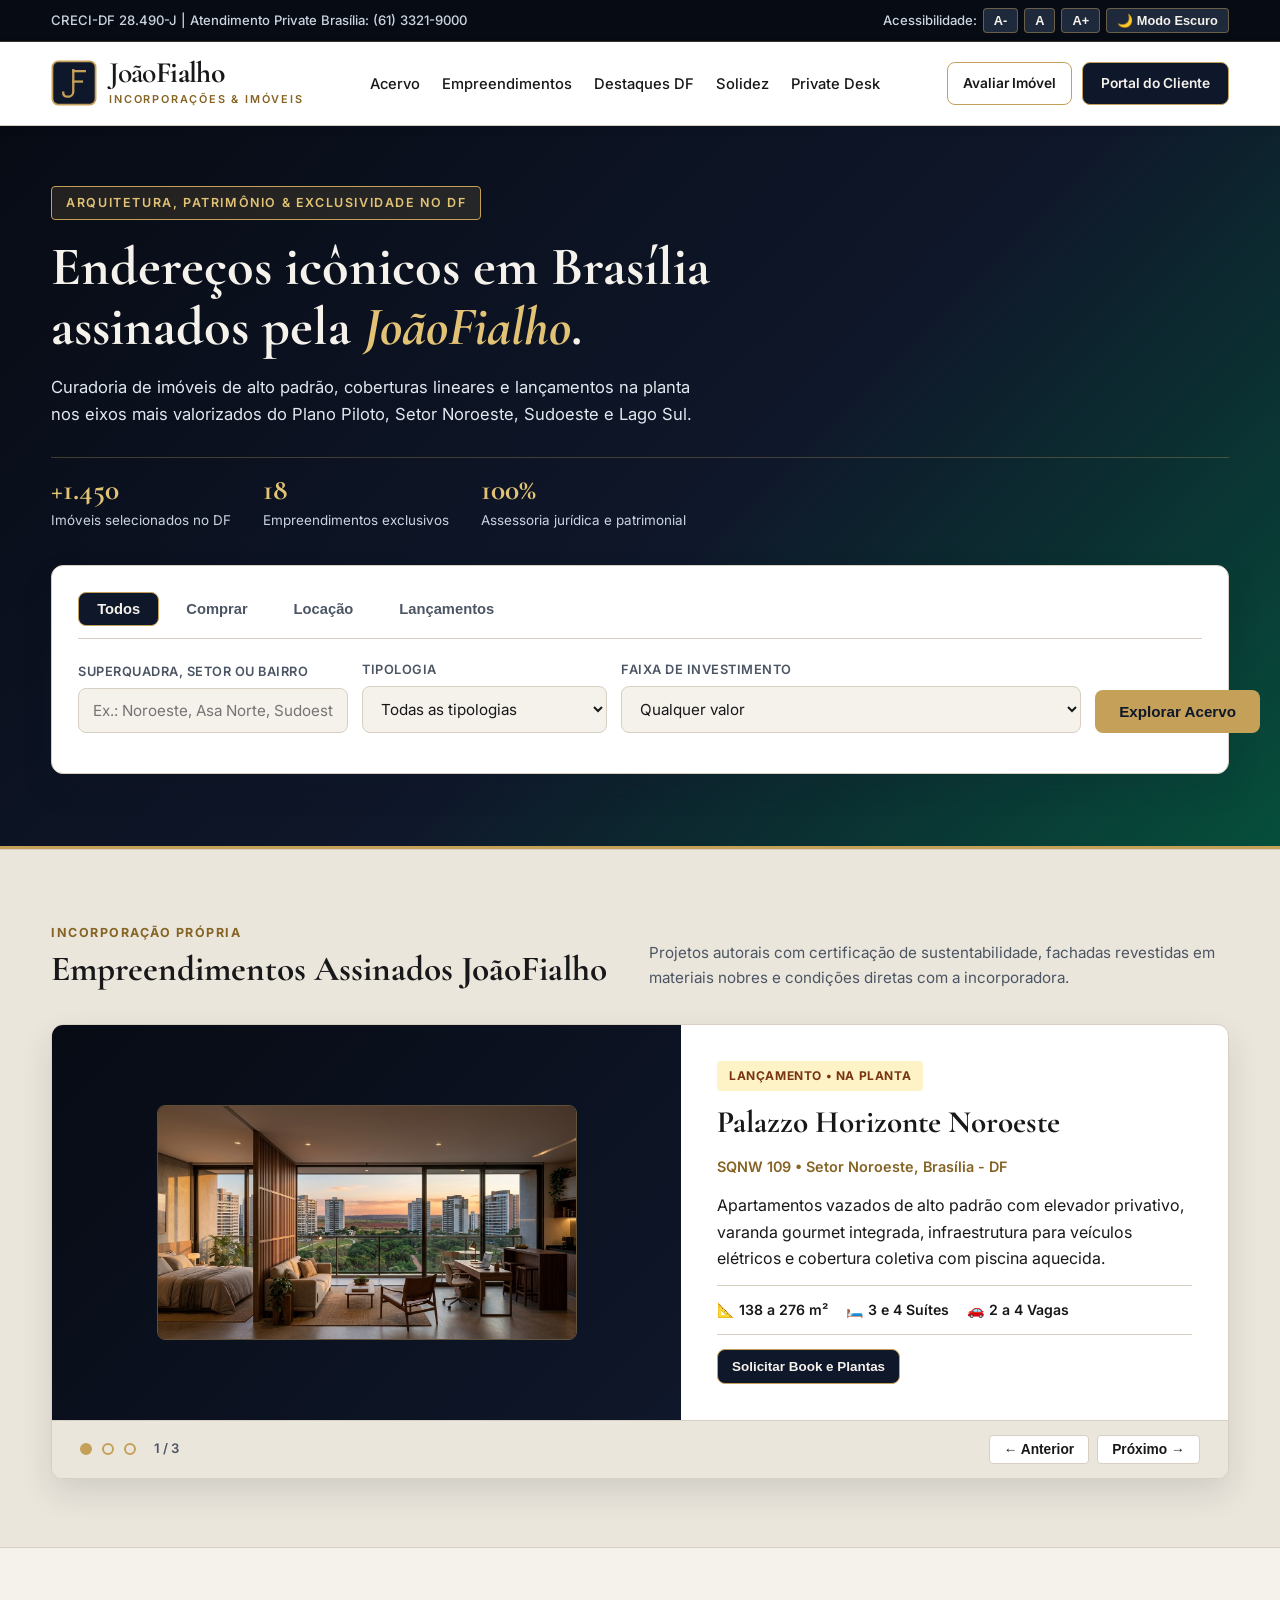
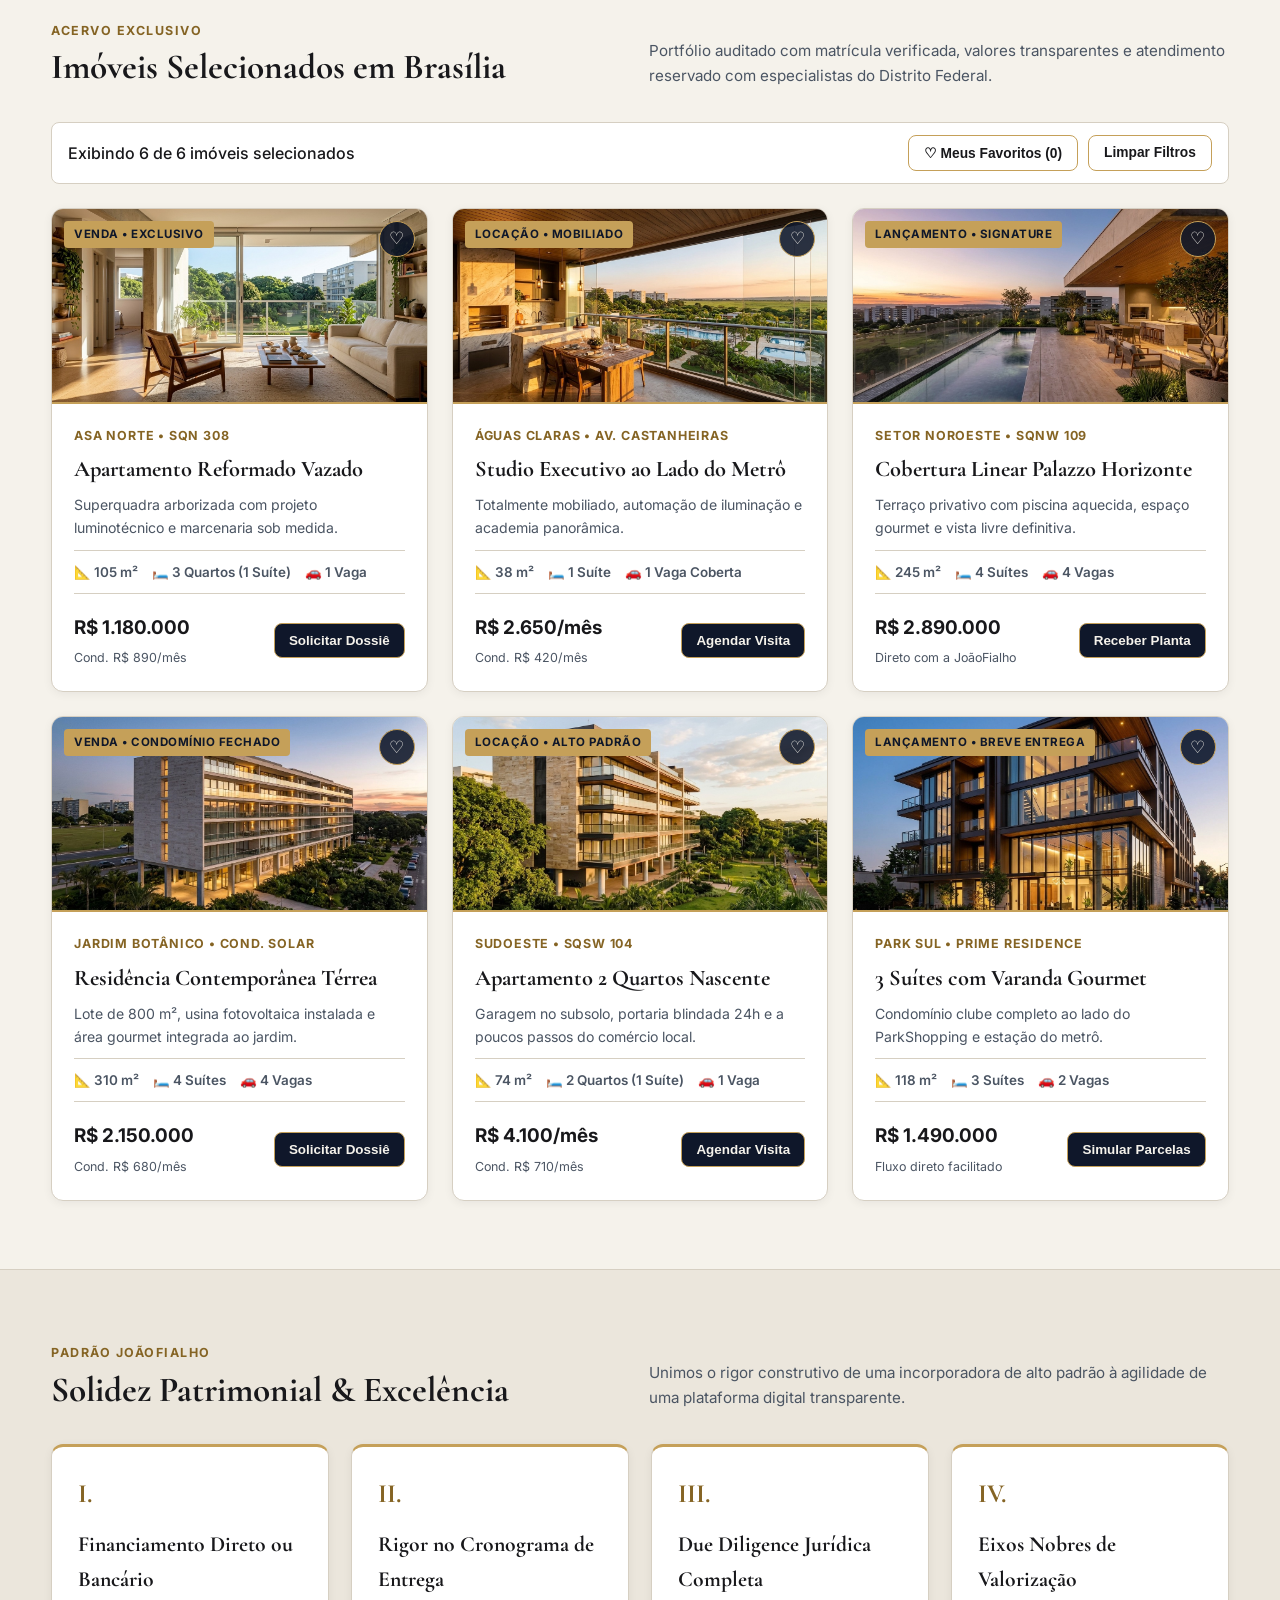
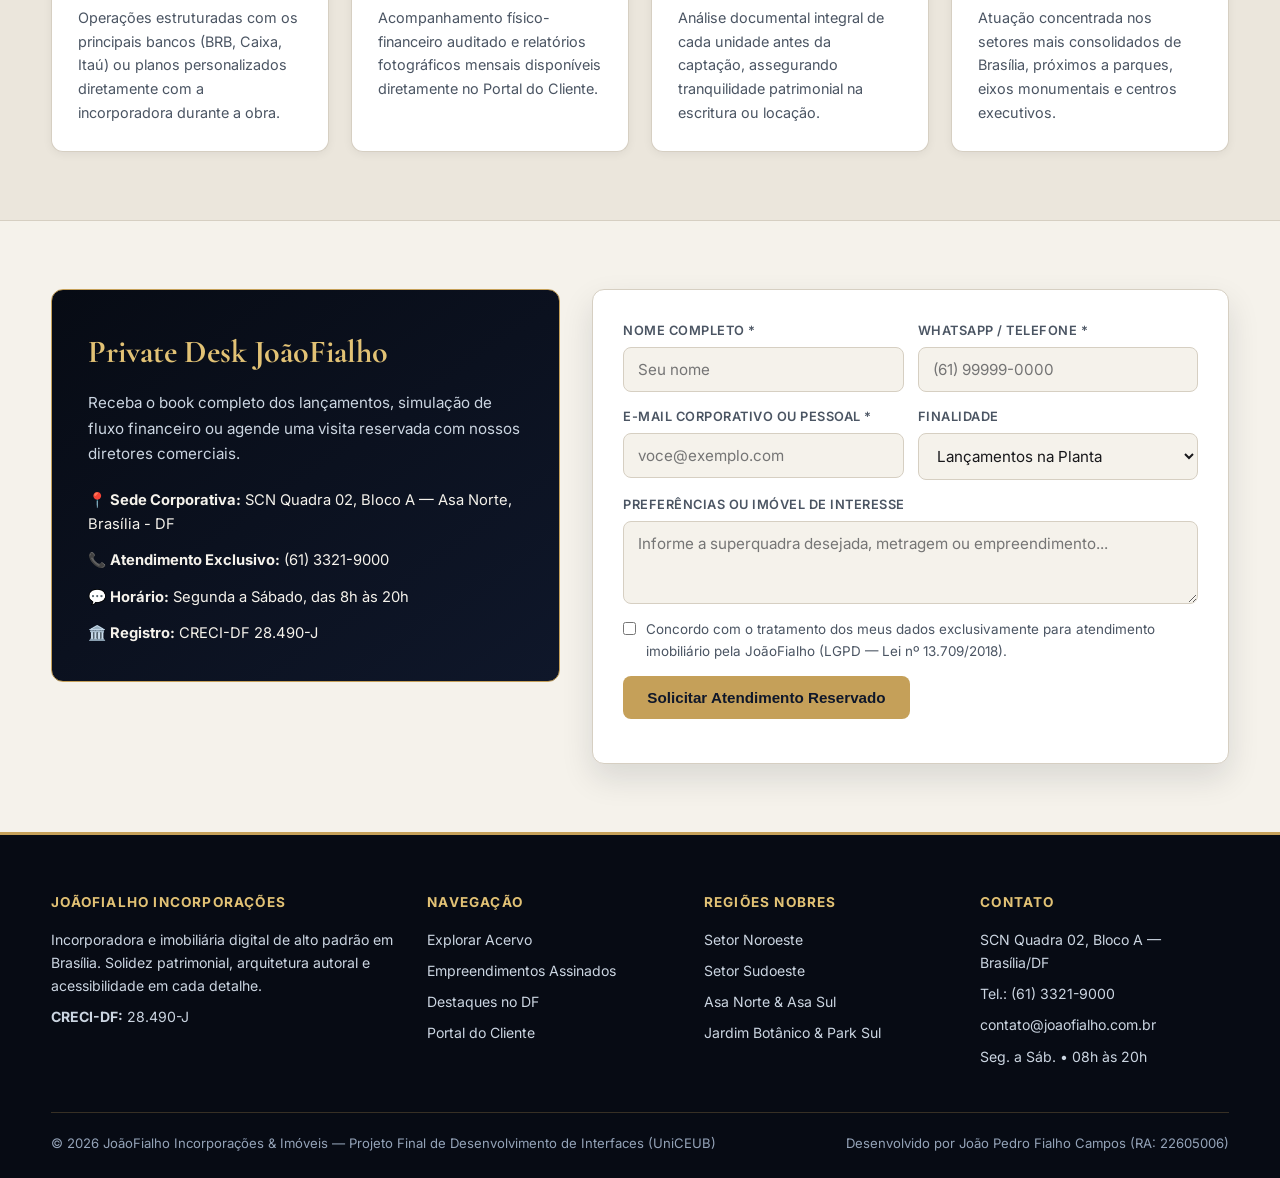
<file: index.html>
<!DOCTYPE html>
<html lang="pt-BR" data-theme="light">
<head>
  <meta charset="UTF-8">
  <meta name="viewport" content="width=device-width, initial-scale=1.0">
  <title>JoãoFialho | Incorporações & Imóveis de Alto Padrão em Brasília</title>
  <link rel="preconnect" href="https://fonts.googleapis.com">
  <link rel="preconnect" href="https://fonts.gstatic.com" crossorigin>
  <link href="https://fonts.googleapis.com/css2?family=Cormorant+Garamond:ital,wght@0,600;0,700;1,600&family=Inter:wght@400;500;600;700&display=swap" rel="stylesheet">
  <link rel="stylesheet" href="./css/variables.css">
  <link rel="stylesheet" href="./css/style.css">
</head>
<body>

  <a href="#conteudo-principal" class="skip-link">Pular para o conteúdo principal</a>

  <!-- Barra de Acessibilidade (WCAG 2.1) -->
  <div class="a11y-bar" role="region" aria-label="Ferramentas de Acessibilidade">
    <div class="container a11y-bar__content">
      <span class="a11y-bar__label">CRECI-DF 28.490-J | Atendimento Private Brasília: (61) 3321-9000</span>
      <div class="a11y-bar__controls">
        <span class="a11y-bar__label">Acessibilidade:</span>
        <button type="button" id="btn-font-decrease" class="btn-a11y" aria-label="Diminuir tamanho da fonte">A-</button>
        <button type="button" id="btn-font-reset" class="btn-a11y" aria-label="Restaurar tamanho padrão da fonte">A</button>
        <button type="button" id="btn-font-increase" class="btn-a11y" aria-label="Aumentar tamanho da fonte">A+</button>
        <button type="button" id="btn-theme-toggle" class="btn-a11y" aria-pressed="false">🌙 Modo Escuro</button>
      </div>
    </div>
  </div>

  <!-- Cabeçalho Institucional com Monograma JF -->
  <header class="site-header">
    <div class="container site-header__content">
      <a href="index.html" class="brand" aria-label="JoãoFialho Incorporações e Imóveis - Página Inicial">
        <svg class="brand__monogram" viewBox="0 0 64 64" fill="none" aria-hidden="true">
          <rect x="2" y="2" width="60" height="60" rx="8" fill="#0F172A" stroke="#C5A059" stroke-width="2.5"/>
          <path d="M31 14V44C31 48.5 27.5 51 23 51C19.5 51 17 48.8 17 45.5" stroke="#C5A059" stroke-width="3.2" stroke-linecap="square"/>
          <path d="M31 15.5H47" stroke="#C5A059" stroke-width="3.2" stroke-linecap="square"/>
          <path d="M31 30H43" stroke="#C5A059" stroke-width="3.2" stroke-linecap="square"/>
        </svg>
        <div>
          <div class="brand__wordmark"><span>João</span><strong>Fialho</strong></div>
          <span class="brand__sub">Incorporações & Imóveis</span>
        </div>
      </a>

      <nav class="main-nav" aria-label="Navegação Principal">
        <ul class="main-nav__list">
          <li><a href="#busca" class="main-nav__link">Acervo</a></li>
          <li><a href="#lancamentos" class="main-nav__link">Empreendimentos</a></li>
          <li><a href="#vitrine" class="main-nav__link">Destaques DF</a></li>
          <li><a href="#diferenciais" class="main-nav__link">Solidez</a></li>
          <li><a href="#contato" class="main-nav__link">Private Desk</a></li>
        </ul>
      </nav>

      <div class="header-actions">
        <a href="#contato" class="btn-outline">Avaliar Imóvel</a>
        <a href="login.html" class="btn-login">Portal do Cliente</a>
      </div>
    </div>
  </header>

  <main id="conteudo-principal">
    <!-- Hero Banner + Abas de Pesquisa WAI-ARIA -->
    <section id="busca" class="hero" aria-labelledby="hero-titulo">
      <div class="container">
        <span class="hero__eyebrow">Arquitetura, Patrimônio & Exclusividade no DF</span>
        <h1 id="hero-titulo" class="hero__title">
          Endereços icônicos em Brasília assinados pela <span class="highlight-text">JoãoFialho</span>.
        </h1>
        <p class="hero__subtitle">
          Curadoria de imóveis de alto padrão, coberturas lineares e lançamentos na planta nos eixos mais valorizados do Plano Piloto, Setor Noroeste, Sudoeste e Lago Sul.
        </p>

        <div class="hero__stats" aria-label="Indicadores da JoãoFialho">
          <div class="hero__stat">
            <strong>+1.450</strong>
            <span>Imóveis selecionados no DF</span>
          </div>
          <div class="hero__stat">
            <strong>18</strong>
            <span>Empreendimentos exclusivos</span>
          </div>
          <div class="hero__stat">
            <strong>100%</strong>
            <span>Assessoria jurídica e patrimonial</span>
          </div>
        </div>

        <div class="search-widget">
          <div class="search-tabs" role="tablist" aria-label="Modalidade do Imóvel">
            <button type="button" role="tab" id="tab-todos" aria-selected="true" aria-controls="panel-busca" data-mode="todos" class="search-tab is-active">
              Todos
            </button>
            <button type="button" role="tab" id="tab-comprar" aria-selected="false" aria-controls="panel-busca" data-mode="comprar" class="search-tab">
              Comprar
            </button>
            <button type="button" role="tab" id="tab-alugar" aria-selected="false" aria-controls="panel-busca" data-mode="alugar" class="search-tab">
              Locação
            </button>
            <button type="button" role="tab" id="tab-lancamentos" aria-selected="false" aria-controls="panel-busca" data-mode="lancamentos" class="search-tab">
              Lançamentos
            </button>
          </div>

          <form id="panel-busca" class="search-form" role="tabpanel" aria-labelledby="tab-todos">
            <div class="form-group">
              <label for="input-localizacao">Superquadra, Setor ou Bairro</label>
              <input type="text" id="input-localizacao" placeholder="Ex.: Noroeste, Asa Norte, Sudoeste, Jardim Botânico...">
            </div>

            <div class="form-group">
              <label for="select-tipo">Tipologia</label>
              <select id="select-tipo">
                <option value="todos">Todas as tipologias</option>
                <option value="apartamento">Apartamento Vazado</option>
                <option value="cobertura">Cobertura / Duplex</option>
                <option value="studio">Studio Executivo</option>
                <option value="casa">Residência em Condomínio</option>
              </select>
            </div>

            <div class="form-group">
              <label for="select-faixa" id="label-faixa">Faixa de Investimento</label>
              <select id="select-faixa">
                <option value="todas">Qualquer valor</option>
                <option value="faixa-1">Até R$ 1.500.000 (Venda) / até R$ 3.000 (Locação)</option>
                <option value="faixa-2">R$ 1.500.000 a R$ 2.500.000 / R$ 3.000 a R$ 5.000 mês</option>
                <option value="faixa-3">Acima de R$ 2.500.000 / acima de R$ 5.000 mês</option>
              </select>
            </div>

            <button type="submit" class="btn-cta">Explorar Acervo</button>
          </form>

          <p id="search-feedback" class="search-feedback" aria-live="polite"></p>
        </div>
      </div>
    </section>

    <!-- Carrossel de Lançamentos e Empreendimentos -->
    <section id="lancamentos" class="section section--alt" aria-labelledby="titulo-lancamentos">
      <div class="container">
        <div class="section-header">
          <div>
            <span class="section-header__tag">Incorporação Própria</span>
            <h2 id="titulo-lancamentos" class="section-header__title">Empreendimentos Assinados JoãoFialho</h2>
          </div>
          <p class="section-header__desc">Projetos autorais com certificação de sustentabilidade, fachadas revestidas em materiais nobres e condições diretas com a incorporadora.</p>
        </div>

        <div class="carousel" id="empreendimentos-carousel" aria-roledescription="carrossel" aria-label="Empreendimentos em Destaque">
          <!-- Slide 1 -->
          <article class="carousel__slide is-active" data-slide="0">
            <div class="carousel__visual carousel__visual--1">
              <img src="./img/slide-1.jpg" alt="Perspectiva arquitetônica noturna das torres do Palazzo Horizonte Noroeste com iluminação dourada">
            </div>
            <div class="carousel__body">
              <span class="stage-badge stage-badge--planta">Lançamento • Na Planta</span>
              <h3 class="carousel__title">Palazzo Horizonte Noroeste</h3>
              <p class="carousel__location">SQNW 109 • Setor Noroeste, Brasília - DF</p>
              <p>Apartamentos vazados de alto padrão com elevador privativo, varanda gourmet integrada, infraestrutura para veículos elétricos e cobertura coletiva com piscina aquecida.</p>
              <div class="carousel__specs">
                <span>📐 138 a 276 m²</span>
                <span>🛏️ 3 e 4 Suítes</span>
                <span>🚗 2 a 4 Vagas</span>
              </div>
              <div>
                <button type="button" class="btn-cta btn-card" data-imovel="Palazzo Horizonte Noroeste (Na Planta)">Solicitar Book e Plantas</button>
              </div>
            </div>
          </article>

          <!-- Slide 2 -->
          <article class="carousel__slide" data-slide="1">
            <div class="carousel__visual carousel__visual--2">
              <img src="./img/slide-2.jpg" alt="Fachada contemporânea em travertino e vidro do residencial Jardins do Parque Sudoeste">
            </div>
            <div class="carousel__body">
              <span class="stage-badge stage-badge--obras">Em Obras • 68% Concluído</span>
              <h3 class="carousel__title">Jardins do Parque Sudoeste</h3>
              <p class="carousel__location">QMSW 05 • Setor Sudoeste, Brasília - DF</p>
              <p>Localização privilegiada ao lado do Parque da Cidade, com fachada aerada em porcelanato travertino, automação residencial e lazer completo no pilotis.</p>
              <div class="carousel__specs">
                <span>📐 84 a 112 m²</span>
                <span>🛏️ 2 e 3 Suítes</span>
                <span>🚗 2 Vagas Soltas</span>
              </div>
              <div>
                <button type="button" class="btn-cta btn-card" data-imovel="Jardins do Parque Sudoeste (Em Obras)">Agendar Visita ao Decorado</button>
              </div>
            </div>
          </article>

          <!-- Slide 3 -->
          <article class="carousel__slide" data-slide="2">
            <div class="carousel__visual carousel__visual--3">
              <img src="./img/slide-3.jpg" alt="Edifício Atelier Residence Asa Norte com lofts de pé-direito duplo pronto para morar">
            </div>
            <div class="carousel__body">
              <span class="stage-badge stage-badge--pronto">Pronto para Morar</span>
              <h3 class="carousel__title">Atelier Residence Asa Norte</h3>
              <p class="carousel__location">CLN 210 • Asa Norte, Brasília - DF</p>
              <p>Studios executivos e lofts duplex com pé-direito duplo, conciergerie, sala de reuniões privativa e alta liquidez para patrimônio e locação.</p>
              <div class="carousel__specs">
                <span>📐 36 a 68 m²</span>
                <span>🛏️ Studio / Loft</span>
                <span>🚗 1 Vaga + Valet</span>
              </div>
              <div>
                <button type="button" class="btn-cta btn-card" data-imovel="Atelier Residence Asa Norte (Pronto)">Simular Proposta</button>
              </div>
            </div>
          </article>

          <div class="carousel__controls">
            <div class="carousel__dots" role="tablist" aria-label="Selecionar empreendimento">
              <button type="button" class="carousel__dot is-active" data-goto="0" aria-label="Empreendimento 1: Palazzo Horizonte"></button>
              <button type="button" class="carousel__dot" data-goto="1" aria-label="Empreendimento 2: Jardins do Parque"></button>
              <button type="button" class="carousel__dot" data-goto="2" aria-label="Empreendimento 3: Atelier Residence"></button>
              <span id="carousel-counter" class="carousel__counter" aria-live="polite">1 / 3</span>
            </div>
            <div class="carousel__arrows">
              <button type="button" id="carousel-prev" class="btn-carousel" aria-label="Empreendimento anterior">← Anterior</button>
              <button type="button" id="carousel-next" class="btn-carousel" aria-label="Próximo empreendimento">Próximo →</button>
            </div>
          </div>
        </div>
      </div>
    </section>

    <!-- Vitrine de Cartões de Imóveis -->
    <section id="vitrine" class="section" aria-labelledby="titulo-vitrine">
      <div class="container">
        <div class="section-header">
          <div>
            <span class="section-header__tag">Acervo Exclusivo</span>
            <h2 id="titulo-vitrine" class="section-header__title">Imóveis Selecionados em Brasília</h2>
          </div>
          <p class="section-header__desc">Portfólio auditado com matrícula verificada, valores transparentes e atendimento reservado com especialistas do Distrito Federal.</p>
        </div>

        <div class="vitrine-toolbar">
          <span id="vitrine-count" class="a11y-bar__label" style="color: var(--text-main);">Exibindo 6 de 6 imóveis selecionados</span>
          <div class="vitrine-toolbar__actions">
            <button type="button" id="btn-filter-favs" class="btn-outline" aria-pressed="false">♡ Meus Favoritos (<span id="fav-count">0</span>)</button>
            <button type="button" id="btn-reset-filters" class="btn-outline">Limpar Filtros</button>
          </div>
        </div>

        <div id="properties-grid" class="properties-grid">
          <!-- Card 1 -->
          <article class="property-card" data-id="imovel-1" data-mode="comprar" data-type="apartamento" data-tier="faixa-1" data-location="asa norte sqn 308">
            <div class="property-card__media">
              <span class="property-card__tag">Venda • Exclusivo</span>
              <button type="button" class="btn-fav" aria-label="Favoritar Apartamento SQN 308" aria-pressed="false">♡</button>
              <img src="./img/card-1.jpg" alt="Fachada modernista de bloco residencial na SQN 308 Asa Norte">
            </div>
            <div class="property-card__body">
              <span class="property-card__neighborhood">Asa Norte • SQN 308</span>
              <h3 class="property-card__title">Apartamento Reformado Vazado</h3>
              <p class="property-card__address">Superquadra arborizada com projeto luminotécnico e marcenaria sob medida.</p>
              <div class="property-card__features">
                <span>📐 105 m²</span>
                <span>🛏️ 3 Quartos (1 Suíte)</span>
                <span>🚗 1 Vaga</span>
              </div>
              <div class="property-card__footer">
                <div class="property-card__price">
                  <strong>R$ 1.180.000</strong>
                  <span>Cond. R$ 890/mês</span>
                </div>
                <button type="button" class="btn-card" data-imovel="Apartamento SQN 308 (R$ 1.180.000)">Solicitar Dossiê</button>
              </div>
            </div>
          </article>

          <!-- Card 2 -->
          <article class="property-card" data-id="imovel-2" data-mode="alugar" data-type="studio" data-tier="faixa-1" data-location="aguas claras castanheiras">
            <div class="property-card__media">
              <span class="property-card__tag">Locação • Mobiliado</span>
              <button type="button" class="btn-fav" aria-label="Favoritar Studio Águas Claras" aria-pressed="false">♡</button>
              <img src="./img/card-2.jpg" alt="Torre executiva contemporânea em Águas Claras próxima ao metrô">
            </div>
            <div class="property-card__body">
              <span class="property-card__neighborhood">Águas Claras • Av. Castanheiras</span>
              <h3 class="property-card__title">Studio Executivo ao Lado do Metrô</h3>
              <p class="property-card__address">Totalmente mobiliado, automação de iluminação e academia panorâmica.</p>
              <div class="property-card__features">
                <span>📐 38 m²</span>
                <span>🛏️ 1 Suíte</span>
                <span>🚗 1 Vaga Coberta</span>
              </div>
              <div class="property-card__footer">
                <div class="property-card__price">
                  <strong>R$ 2.650/mês</strong>
                  <span>Cond. R$ 420/mês</span>
                </div>
                <button type="button" class="btn-card" data-imovel="Studio Águas Claras (R$ 2.650/mês)">Agendar Visita</button>
              </div>
            </div>
          </article>

          <!-- Card 3 -->
          <article class="property-card" data-id="imovel-3" data-mode="lancamentos" data-type="cobertura" data-tier="faixa-3" data-location="noroeste sqnw 109">
            <div class="property-card__media">
              <span class="property-card__tag">Lançamento • Signature</span>
              <button type="button" class="btn-fav" aria-label="Favoritar Cobertura Palazzo Noroeste" aria-pressed="false">♡</button>
              <img src="./img/card-3.jpg" alt="Cobertura linear de alto padrão no Setor Noroeste com terraço panorâmico">
            </div>
            <div class="property-card__body">
              <span class="property-card__neighborhood">Setor Noroeste • SQNW 109</span>
              <h3 class="property-card__title">Cobertura Linear Palazzo Horizonte</h3>
              <p class="property-card__address">Terraço privativo com piscina aquecida, espaço gourmet e vista livre definitiva.</p>
              <div class="property-card__features">
                <span>📐 245 m²</span>
                <span>🛏️ 4 Suítes</span>
                <span>🚗 4 Vagas</span>
              </div>
              <div class="property-card__footer">
                <div class="property-card__price">
                  <strong>R$ 2.890.000</strong>
                  <span>Direto com a JoãoFialho</span>
                </div>
                <button type="button" class="btn-card" data-imovel="Cobertura Palazzo Noroeste (R$ 2.890.000)">Receber Planta</button>
              </div>
            </div>
          </article>

          <!-- Card 4 -->
          <article class="property-card" data-id="imovel-4" data-mode="comprar" data-type="casa" data-tier="faixa-2" data-location="jardim botanico solar">
            <div class="property-card__media">
              <span class="property-card__tag">Venda • Condomínio Fechado</span>
              <button type="button" class="btn-fav" aria-label="Favoritar Residência Jardim Botânico" aria-pressed="false">♡</button>
              <img src="./img/card-4.jpg" alt="Residência contemporânea térrea em condomínio fechado no Jardim Botânico">
            </div>
            <div class="property-card__body">
              <span class="property-card__neighborhood">Jardim Botânico • Cond. Solar</span>
              <h3 class="property-card__title">Residência Contemporânea Térrea</h3>
              <p class="property-card__address">Lote de 800 m², usina fotovoltaica instalada e área gourmet integrada ao jardim.</p>
              <div class="property-card__features">
                <span>📐 310 m²</span>
                <span>🛏️ 4 Suítes</span>
                <span>🚗 4 Vagas</span>
              </div>
              <div class="property-card__footer">
                <div class="property-card__price">
                  <strong>R$ 2.150.000</strong>
                  <span>Cond. R$ 680/mês</span>
                </div>
                <button type="button" class="btn-card" data-imovel="Residência Jardim Botânico (R$ 2.150.000)">Solicitar Dossiê</button>
              </div>
            </div>
          </article>

          <!-- Card 5 -->
          <article class="property-card" data-id="imovel-5" data-mode="alugar" data-type="apartamento" data-tier="faixa-2" data-location="sudoeste sqsw 104">
            <div class="property-card__media">
              <span class="property-card__tag">Locação • Alto Padrão</span>
              <button type="button" class="btn-fav" aria-label="Favoritar Apartamento Sudoeste" aria-pressed="false">♡</button>
              <img src="./img/card-5.jpg" alt="Edifício residencial nascente na SQSW 104 Setor Sudoeste">
            </div>
            <div class="property-card__body">
              <span class="property-card__neighborhood">Sudoeste • SQSW 104</span>
              <h3 class="property-card__title">Apartamento 2 Quartos Nascente</h3>
              <p class="property-card__address">Garagem no subsolo, portaria blindada 24h e a poucos passos do comércio local.</p>
              <div class="property-card__features">
                <span>📐 74 m²</span>
                <span>🛏️ 2 Quartos (1 Suíte)</span>
                <span>🚗 1 Vaga</span>
              </div>
              <div class="property-card__footer">
                <div class="property-card__price">
                  <strong>R$ 4.100/mês</strong>
                  <span>Cond. R$ 710/mês</span>
                </div>
                <button type="button" class="btn-card" data-imovel="Apartamento Sudoeste (R$ 4.100/mês)">Agendar Visita</button>
              </div>
            </div>
          </article>

          <!-- Card 6 -->
          <article class="property-card" data-id="imovel-6" data-mode="lancamentos" data-type="apartamento" data-tier="faixa-1" data-location="park sul prime">
            <div class="property-card__media">
              <span class="property-card__tag">Lançamento • Breve Entrega</span>
              <button type="button" class="btn-fav" aria-label="Favoritar Prime Residence Park Sul" aria-pressed="false">♡</button>
              <img src="./img/card-6.jpg" alt="Condomínio clube Prime Residence no Park Sul">
            </div>
            <div class="property-card__body">
              <span class="property-card__neighborhood">Park Sul • Prime Residence</span>
              <h3 class="property-card__title">3 Suítes com Varanda Gourmet</h3>
              <p class="property-card__address">Condomínio clube completo ao lado do ParkShopping e estação do metrô.</p>
              <div class="property-card__features">
                <span>📐 118 m²</span>
                <span>🛏️ 3 Suítes</span>
                <span>🚗 2 Vagas</span>
              </div>
              <div class="property-card__footer">
                <div class="property-card__price">
                  <strong>R$ 1.490.000</strong>
                  <span>Fluxo direto facilitado</span>
                </div>
                <button type="button" class="btn-card" data-imovel="Prime Residence Park Sul (R$ 1.490.000)">Simular Parcelas</button>
              </div>
            </div>
          </article>
        </div>

        <div id="vitrine-empty" class="empty-state" hidden>
          <p style="margin-bottom: 14px; font-weight: 600;">Nenhum imóvel corresponde exatamente aos filtros selecionados.</p>
          <button type="button" id="btn-empty-reset" class="btn-cta">Exibir Todos os Imóveis</button>
        </div>
      </div>
    </section>

    <!-- Cartões Explicativos (Pilares Institucionais) -->
    <section id="diferenciais" class="section section--alt" aria-labelledby="titulo-diferenciais">
      <div class="container">
        <div class="section-header">
          <div>
            <span class="section-header__tag">Padrão JoãoFialho</span>
            <h2 id="titulo-diferenciais" class="section-header__title">Solidez Patrimonial & Excelência</h2>
          </div>
          <p class="section-header__desc">Unimos o rigor construtivo de uma incorporadora de alto padrão à agilidade de uma plataforma digital transparente.</p>
        </div>

        <div class="info-grid">
          <article class="info-card">
            <div class="info-card__icon" aria-hidden="true">I.</div>
            <h3>Financiamento Direto ou Bancário</h3>
            <p>Operações estruturadas com os principais bancos (BRB, Caixa, Itaú) ou planos personalizados diretamente com a incorporadora durante a obra.</p>
          </article>

          <article class="info-card">
            <div class="info-card__icon" aria-hidden="true">II.</div>
            <h3>Rigor no Cronograma de Entrega</h3>
            <p>Acompanhamento físico-financeiro auditado e relatórios fotográficos mensais disponíveis diretamente no Portal do Cliente.</p>
          </article>

          <article class="info-card">
            <div class="info-card__icon" aria-hidden="true">III.</div>
            <h3>Due Diligence Jurídica Completa</h3>
            <p>Análise documental integral de cada unidade antes da captação, assegurando tranquilidade patrimonial na escritura ou locação.</p>
          </article>

          <article class="info-card">
            <div class="info-card__icon" aria-hidden="true">IV.</div>
            <h3>Eixos Nobres de Valorização</h3>
            <p>Atuação concentrada nos setores mais consolidados de Brasília, próximos a parques, eixos monumentais e centros executivos.</p>
          </article>
        </div>
      </div>
    </section>

    <!-- Seção de Contato com Formulário (Private Desk) -->
    <section id="contato" class="section" aria-labelledby="titulo-contato">
      <div class="container contact-layout">
        <div class="contact-panel">
          <h2 id="titulo-contato">Private Desk JoãoFialho</h2>
          <p>Receba o book completo dos lançamentos, simulação de fluxo financeiro ou agende uma visita reservada com nossos diretores comerciais.</p>
          <ul class="contact-list">
            <li>📍 <strong>Sede Corporativa:</strong> SCN Quadra 02, Bloco A — Asa Norte, Brasília - DF</li>
            <li>📞 <strong>Atendimento Exclusivo:</strong> (61) 3321-9000</li>
            <li>💬 <strong>Horário:</strong> Segunda a Sábado, das 8h às 20h</li>
            <li>🏛️ <strong>Registro:</strong> CRECI-DF 28.490-J</li>
          </ul>
        </div>

        <div class="contact-form-card">
          <form id="contact-form" class="contact-form-grid">
            <div class="form-group">
              <label for="contato-nome">Nome Completo *</label>
              <input type="text" id="contato-nome" placeholder="Seu nome" required>
            </div>

            <div class="form-group">
              <label for="contato-telefone">WhatsApp / Telefone *</label>
              <input type="tel" id="contato-telefone" placeholder="(61) 99999-0000" required>
            </div>

            <div class="form-group">
              <label for="contato-email">E-mail Corporativo ou Pessoal *</label>
              <input type="email" id="contato-email" placeholder="voce@exemplo.com" required>
            </div>

            <div class="form-group">
              <label for="contato-interesse">Finalidade</label>
              <select id="contato-interesse">
                <option value="Lançamentos na Planta">Lançamentos na Planta</option>
                <option value="Aquisição de Imóvel Pronto">Aquisição de Imóvel Pronto</option>
                <option value="Locação Residencial / Executiva">Locação Residencial / Executiva</option>
                <option value="Avaliação e Captação de Imóvel">Avaliação e Captação de Imóvel</option>
              </select>
            </div>

            <div class="form-group full-span">
              <label for="contato-mensagem">Preferências ou Imóvel de Interesse</label>
              <textarea id="contato-mensagem" rows="3" placeholder="Informe a superquadra desejada, metragem ou empreendimento..."></textarea>
            </div>

            <div class="checkbox-row full-span">
              <input type="checkbox" id="contato-lgpd" required>
              <label for="contato-lgpd">Concordo com o tratamento dos meus dados exclusivamente para atendimento imobiliário pela JoãoFialho (LGPD — Lei nº 13.709/2018).</label>
            </div>

            <div class="full-span">
              <button type="submit" class="btn-cta">Solicitar Atendimento Reservado</button>
              <p id="contact-feedback" class="search-feedback" aria-live="polite"></p>
            </div>
          </form>
        </div>
      </div>
    </section>
  </main>

  <!-- Rodapé Institucional -->
  <footer class="site-footer">
    <div class="container">
      <div class="footer-grid">
        <div class="footer-col">
          <h3>JoãoFialho Incorporações</h3>
          <p>Incorporadora e imobiliária digital de alto padrão em Brasília. Solidez patrimonial, arquitetura autoral e acessibilidade em cada detalhe.</p>
          <p><strong>CRECI-DF:</strong> 28.490-J</p>
        </div>

        <div class="footer-col">
          <h3>Navegação</h3>
          <ul>
            <li><a href="#busca">Explorar Acervo</a></li>
            <li><a href="#lancamentos">Empreendimentos Assinados</a></li>
            <li><a href="#vitrine">Destaques no DF</a></li>
            <li><a href="login.html">Portal do Cliente</a></li>
          </ul>
        </div>

        <div class="footer-col">
          <h3>Regiões Nobres</h3>
          <ul>
            <li><a href="#vitrine">Setor Noroeste</a></li>
            <li><a href="#vitrine">Setor Sudoeste</a></li>
            <li><a href="#vitrine">Asa Norte & Asa Sul</a></li>
            <li><a href="#vitrine">Jardim Botânico & Park Sul</a></li>
          </ul>
        </div>

        <div class="footer-col">
          <h3>Contato</h3>
          <ul>
            <li>SCN Quadra 02, Bloco A — Brasília/DF</li>
            <li>Tel.: (61) 3321-9000</li>
            <li>contato@joaofialho.com.br</li>
            <li>Seg. a Sáb. • 08h às 20h</li>
          </ul>
        </div>
      </div>

      <div class="footer-bottom">
        <span>© 2026 JoãoFialho Incorporações & Imóveis — Projeto Final de Desenvolvimento de Interfaces (UniCEUB)</span>
        <span>Desenvolvido por João Pedro Fialho Campos (RA: 22605006)</span>
      </div>
    </div>
  </footer>

  <script src="./js/main.js"></script>
</body>
</html>
</file>
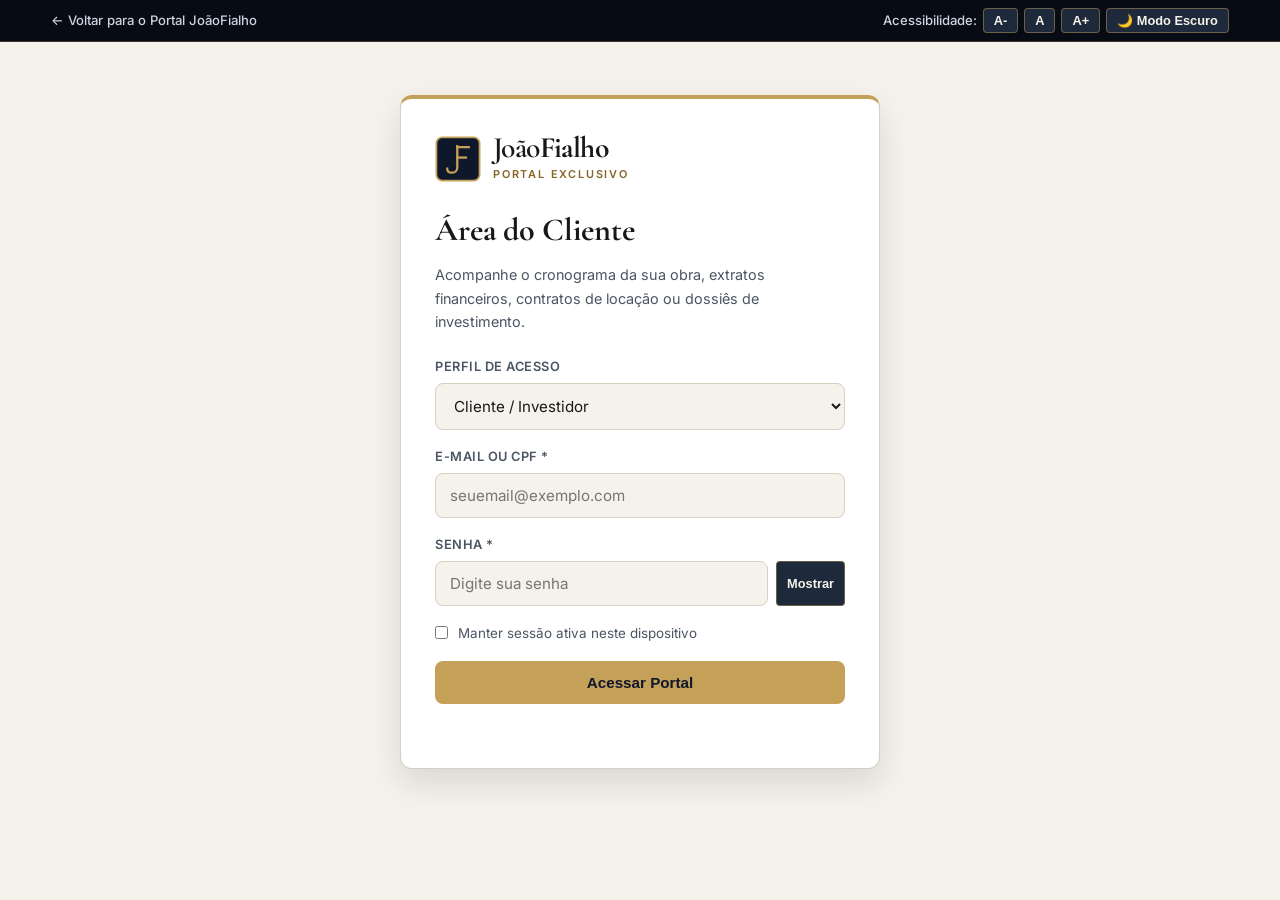
<file: login.html>
<!DOCTYPE html>
<html lang="pt-BR" data-theme="light">
<head>
  <meta charset="UTF-8">
  <meta name="viewport" content="width=device-width, initial-scale=1.0">
  <title>Portal do Cliente | JoãoFialho Incorporações & Imóveis</title>
  <link rel="preconnect" href="https://fonts.googleapis.com">
  <link rel="preconnect" href="https://fonts.gstatic.com" crossorigin>
  <link href="https://fonts.googleapis.com/css2?family=Cormorant+Garamond:wght@600;700&family=Inter:wght@400;500;600;700&display=swap" rel="stylesheet">
  <link rel="stylesheet" href="./css/variables.css">
  <link rel="stylesheet" href="./css/style.css">
</head>
<body>

  <a href="#login-principal" class="skip-link">Pular para o formulário de acesso</a>

  <div class="a11y-bar" role="region" aria-label="Ferramentas de Acessibilidade">
    <div class="container a11y-bar__content">
      <a href="index.html" class="a11y-bar__label" style="text-decoration: none;">← Voltar para o Portal JoãoFialho</a>
      <div class="a11y-bar__controls">
        <span class="a11y-bar__label">Acessibilidade:</span>
        <button type="button" id="btn-font-decrease" class="btn-a11y" aria-label="Diminuir fonte">A-</button>
        <button type="button" id="btn-font-reset" class="btn-a11y" aria-label="Fonte padrão">A</button>
        <button type="button" id="btn-font-increase" class="btn-a11y" aria-label="Aumentar fonte">A+</button>
        <button type="button" id="btn-theme-toggle" class="btn-a11y" aria-pressed="false">🌙 Modo Escuro</button>
      </div>
    </div>
  </div>

  <main id="login-principal" class="login-wrapper">
    <section class="login-card" aria-labelledby="login-titulo">
      <a href="index.html" class="brand" style="margin-bottom: 20px;">
        <svg class="brand__monogram" viewBox="0 0 64 64" fill="none" aria-hidden="true">
          <rect x="2" y="2" width="60" height="60" rx="8" fill="#0F172A" stroke="#C5A059" stroke-width="2.5"/>
          <path d="M31 14V44C31 48.5 27.5 51 23 51C19.5 51 17 48.8 17 45.5" stroke="#C5A059" stroke-width="3.2" stroke-linecap="square"/>
          <path d="M31 15.5H47" stroke="#C5A059" stroke-width="3.2" stroke-linecap="square"/>
          <path d="M31 30H43" stroke="#C5A059" stroke-width="3.2" stroke-linecap="square"/>
        </svg>
        <div>
          <div class="brand__wordmark"><span>João</span><strong>Fialho</strong></div>
          <span class="brand__sub">Portal Exclusivo</span>
        </div>
      </a>

      <h1 id="login-titulo">Área do Cliente</h1>
      <p class="login-card__sub">Acompanhe o cronograma da sua obra, extratos financeiros, contratos de locação ou dossiês de investimento.</p>

      <form id="login-form" class="login-form">
        <div class="form-group">
          <label for="login-perfil">Perfil de Acesso</label>
          <select id="login-perfil">
            <option value="Cliente / Investidor">Cliente / Investidor</option>
            <option value="Locatário / Proprietário">Locatário / Proprietário</option>
            <option value="Corretor Associado (CRECI)">Corretor Associado (CRECI)</option>
          </select>
        </div>

        <div class="form-group">
          <label for="login-email">E-mail ou CPF *</label>
          <input type="text" id="login-email" placeholder="seuemail@exemplo.com" required>
        </div>

        <div class="form-group">
          <label for="login-senha">Senha *</label>
          <div class="password-row">
            <input type="password" id="login-senha" placeholder="Digite sua senha" required>
            <button type="button" id="btn-toggle-pass" class="btn-a11y" aria-label="Mostrar ou ocultar senha">Mostrar</button>
          </div>
        </div>

        <div class="checkbox-row">
          <input type="checkbox" id="login-lembrar">
          <label for="login-lembrar">Manter sessão ativa neste dispositivo</label>
        </div>

        <button type="submit" class="btn-cta">Acessar Portal</button>
        <p id="login-feedback" class="search-feedback" aria-live="polite"></p>
      </form>

      <div id="portal-preview" class="portal-preview" hidden>
        <h2 id="portal-preview-title">Resumo da Carteira</h2>
        <ul id="portal-preview-list"></ul>
      </div>
    </section>
  </main>

  <script src="./js/main.js"></script>
</body>
</html>
</file>
<file: css/variables.css>
:root {
  --color-primary: #0F172A;
  --color-primary-deep: #070B14;
  --color-primary-hover: #1E293B;
  --color-secondary: #064E3B;
  --color-accent: #C5A059;
  --color-accent-hover: #B08B43;
  --color-accent-text: #856424;

  --bg-page: #F5F2EB;
  --bg-surface: #FFFFFF;
  --bg-surface-alt: #EBE6DC;
  --text-main: #18181B;
  --text-muted: #4B5563;
  --text-on-primary: #F5F2EB;
  --text-on-accent: #0F172A;
  --border-color: #D6CFC2;

  --badge-planta-bg: #FEF3C7;
  --badge-planta-text: #78350F;
  --badge-obras-bg: #E2E8F0;
  --badge-obras-text: #0F172A;
  --badge-pronto-bg: #DCFCE7;
  --badge-pronto-text: #064E3B;

  --font-display: 'Cormorant Garamond', Georgia, serif;
  --font-family-base: 'Inter', 'Segoe UI', system-ui, -apple-system, sans-serif;
  --font-size-root: 16px;
  --radius-sm: 4px;
  --radius-md: 8px;
  --radius-lg: 12px;
  --shadow-sm: 0 2px 10px rgba(15, 23, 42, 0.06);
  --shadow-card: 0 14px 32px rgba(15, 23, 42, 0.12);
}

[data-theme="dark"] {
  --color-accent-text: #E2C275;

  --bg-page: #090D16;
  --bg-surface: #111827;
  --bg-surface-alt: #182235;
  --text-main: #F5F2EB;
  --text-muted: #CBD5E1;
  --border-color: #2A364F;

  --badge-planta-bg: #78350F;
  --badge-planta-text: #FEF3C7;
  --badge-obras-bg: #1E293B;
  --badge-obras-text: #E2C275;
  --badge-pronto-bg: #064E3B;
  --badge-pronto-text: #D1FAE5;

  --shadow-sm: 0 2px 10px rgba(0, 0, 0, 0.40);
  --shadow-card: 0 14px 32px rgba(0, 0, 0, 0.60);
}
</file>
<file: css/style.css>
* {
  box-sizing: border-box;
  margin: 0;
  padding: 0;
}

html {
  font-size: var(--font-size-root);
  scroll-behavior: smooth;
}

body {
  font-family: var(--font-family-base);
  background-color: var(--bg-page);
  color: var(--text-main);
  line-height: 1.65;
  transition: background-color 0.25s ease, color 0.25s ease;
}

.container {
  width: 92%;
  max-width: 1200px;
  margin: 0 auto;
}

:focus-visible {
  outline: 3px solid var(--color-accent);
  outline-offset: 3px;
}

.skip-link {
  position: absolute;
  top: -100px;
  left: 16px;
  background: var(--color-accent);
  color: var(--text-on-accent);
  padding: 10px 18px;
  font-weight: 700;
  border-radius: var(--radius-md);
  text-decoration: none;
  z-index: 1000;
}

.skip-link:focus {
  top: 16px;
}

/* Barra de Acessibilidade */
.a11y-bar {
  background-color: var(--color-primary-deep);
  color: #E2E8F0;
  border-bottom: 1px solid rgba(197, 160, 89, 0.28);
  padding: 8px 0;
  font-size: 0.82rem;
}

.a11y-bar__content {
  display: flex;
  justify-content: space-between;
  align-items: center;
  flex-wrap: wrap;
  gap: 8px;
}

.a11y-bar__label {
  font-weight: 500;
  color: #CBD5E1;
}

.a11y-bar__controls {
  display: flex;
  gap: 6px;
  align-items: center;
  flex-wrap: wrap;
}

.btn-a11y {
  background-color: #1E293B;
  color: #F5F2EB;
  border: 1px solid rgba(197, 160, 89, 0.45);
  padding: 4px 10px;
  border-radius: var(--radius-sm);
  font-weight: 600;
  font-size: 0.8rem;
  cursor: pointer;
}

.btn-a11y:hover {
  border-color: var(--color-accent);
  color: var(--color-accent);
}

/* Cabeçalho Institucional JoãoFialho */
.site-header {
  background-color: var(--bg-surface);
  border-bottom: 1px solid var(--border-color);
  padding: 16px 0;
  position: sticky;
  top: 0;
  z-index: 900;
  box-shadow: var(--shadow-sm);
}

.site-header__content {
  display: flex;
  justify-content: space-between;
  align-items: center;
  flex-wrap: wrap;
  gap: 16px;
}

.brand {
  display: flex;
  align-items: center;
  gap: 12px;
  text-decoration: none;
  color: var(--text-main);
}

.brand__monogram {
  width: 46px;
  height: 46px;
  flex-shrink: 0;
}

.brand__wordmark {
  font-family: var(--font-display);
  font-size: 1.85rem;
  line-height: 1;
  letter-spacing: -0.02em;
}

.brand__wordmark span {
  font-weight: 600;
}

.brand__wordmark strong {
  font-weight: 700;
}

.brand__sub {
  display: block;
  font-family: var(--font-family-base);
  font-size: 0.68rem;
  font-weight: 600;
  text-transform: uppercase;
  letter-spacing: 1.8px;
  color: var(--color-accent-text);
  margin-top: 3px;
}

.main-nav__list {
  display: flex;
  list-style: none;
  gap: 22px;
  flex-wrap: wrap;
}

.main-nav__link {
  text-decoration: none;
  color: var(--text-main);
  font-weight: 500;
  font-size: 0.92rem;
  transition: color 0.2s ease;
}

.main-nav__link:hover {
  color: var(--color-accent-text);
}

.header-actions {
  display: flex;
  align-items: center;
  gap: 10px;
}

.btn-outline {
  border: 1px solid var(--color-accent);
  color: var(--text-main);
  background: transparent;
  text-decoration: none;
  padding: 9px 15px;
  border-radius: var(--radius-md);
  font-weight: 600;
  font-size: 0.86rem;
  cursor: pointer;
}

.btn-outline:hover,
.btn-outline.is-active {
  background-color: rgba(197, 160, 89, 0.16);
}

.btn-login {
  background-color: var(--color-primary);
  color: var(--text-on-primary);
  border: 1px solid var(--color-accent);
  text-decoration: none;
  padding: 9px 18px;
  border-radius: var(--radius-md);
  font-weight: 600;
  font-size: 0.86rem;
}

.btn-login:hover {
  background-color: var(--color-primary-hover);
}

/* Hero Banner Editorial */
.hero {
  background: linear-gradient(135deg, var(--color-primary-deep) 0%, var(--color-primary) 55%, var(--color-secondary) 100%);
  color: var(--text-on-primary);
  padding: 60px 0 72px;
  border-bottom: 3px solid var(--color-accent);
}

.hero__eyebrow {
  display: inline-block;
  border: 1px solid var(--color-accent);
  background-color: rgba(197, 160, 89, 0.14);
  color: #E2C275;
  font-weight: 600;
  font-size: 0.78rem;
  text-transform: uppercase;
  letter-spacing: 1.6px;
  padding: 6px 14px;
  border-radius: var(--radius-sm);
  margin-bottom: 18px;
}

.hero__title {
  font-family: var(--font-display);
  font-size: clamp(2.3rem, 4.4vw, 3.4rem);
  line-height: 1.1;
  max-width: 820px;
  margin-bottom: 16px;
  font-weight: 700;
}

.highlight-text {
  color: #E2C275;
  font-style: italic;
}

.hero__subtitle {
  font-size: 1.04rem;
  max-width: 670px;
  margin-bottom: 28px;
  color: #E2E8F0;
}

.hero__stats {
  display: flex;
  gap: 32px;
  flex-wrap: wrap;
  margin-bottom: 32px;
  padding-top: 16px;
  border-top: 1px solid rgba(197, 160, 89, 0.3);
}

.hero__stat strong {
  display: block;
  font-family: var(--font-display);
  font-size: 1.85rem;
  color: #E2C275;
  line-height: 1.1;
}

.hero__stat span {
  font-size: 0.84rem;
  color: #CBD5E1;
}

/* Widget de Pesquisa WAI-ARIA */
.search-widget {
  background-color: var(--bg-surface);
  color: var(--text-main);
  border-radius: var(--radius-lg);
  padding: 26px;
  box-shadow: var(--shadow-card);
  border: 1px solid var(--border-color);
}

.search-tabs {
  display: flex;
  gap: 8px;
  margin-bottom: 20px;
  border-bottom: 1px solid var(--border-color);
  padding-bottom: 12px;
  flex-wrap: wrap;
}

.search-tab {
  background-color: transparent;
  color: var(--text-muted);
  border: 1px solid transparent;
  padding: 8px 18px;
  border-radius: var(--radius-md);
  font-weight: 600;
  font-size: 0.92rem;
  cursor: pointer;
}

.search-tab.is-active {
  background-color: var(--color-primary);
  color: #F5F2EB;
  border-color: var(--color-accent);
}

.search-form {
  display: grid;
  grid-template-columns: 1.4fr 1fr 1fr auto;
  gap: 14px;
  align-items: end;
}

@media (max-width: 860px) {
  .search-form {
    grid-template-columns: 1fr;
  }
}

.form-group {
  display: flex;
  flex-direction: column;
  gap: 6px;
}

.form-group label {
  font-weight: 600;
  font-size: 0.8rem;
  text-transform: uppercase;
  letter-spacing: 0.5px;
  color: var(--text-muted);
}

.form-group input,
.form-group select,
.form-group textarea {
  padding: 12px 14px;
  border: 1px solid var(--border-color);
  border-radius: var(--radius-md);
  background-color: var(--bg-page);
  color: var(--text-main);
  font-size: 0.95rem;
  font-family: inherit;
}

.btn-cta {
  display: inline-block;
  background-color: var(--color-accent);
  color: var(--text-on-accent);
  border: none;
  padding: 13px 24px;
  border-radius: var(--radius-md);
  font-size: 0.95rem;
  font-weight: 700;
  text-decoration: none;
  cursor: pointer;
  transition: background-color 0.2s ease;
  white-space: nowrap;
}

.btn-cta:hover {
  background-color: var(--color-accent-hover);
}

.search-feedback {
  margin-top: 14px;
  font-weight: 600;
  font-size: 0.9rem;
  color: var(--color-accent-text);
}

/* Seções Gerais */
.section {
  padding: 68px 0;
}

.section--alt {
  background-color: var(--bg-surface-alt);
  border-top: 1px solid var(--border-color);
  border-bottom: 1px solid var(--border-color);
}

.section-header {
  display: flex;
  justify-content: space-between;
  align-items: flex-end;
  flex-wrap: wrap;
  gap: 16px;
  margin-bottom: 34px;
}

.section-header__tag {
  display: inline-block;
  font-size: 0.78rem;
  font-weight: 700;
  text-transform: uppercase;
  letter-spacing: 1.5px;
  color: var(--color-accent-text);
  margin-bottom: 6px;
}

.section-header__title {
  font-family: var(--font-display);
  font-size: 2.2rem;
  font-weight: 700;
  line-height: 1.15;
  color: var(--text-main);
}

.section-header__desc {
  color: var(--text-muted);
  max-width: 580px;
  font-size: 0.95rem;
}

/* Carrossel de Empreendimentos */
.carousel {
  background-color: var(--bg-surface);
  border: 1px solid var(--border-color);
  border-radius: var(--radius-lg);
  overflow: hidden;
  box-shadow: var(--shadow-card);
}

.carousel__slide {
  display: none;
  grid-template-columns: 1.15fr 1fr;
}

.carousel__slide.is-active {
  display: grid;
}

@media (max-width: 820px) {
  .carousel__slide.is-active {
    grid-template-columns: 1fr;
  }
}

.carousel__visual {
  min-height: 330px;
  display: flex;
  align-items: center;
  justify-content: center;
  padding: 24px;
  overflow: hidden;
}

.carousel__visual img {
  width: 100%;
  max-width: 420px;
  height: auto;
  border-radius: var(--radius-md);
  border: 1px solid rgba(197, 160, 89, 0.45);
}

.carousel__visual--1 {
  background: linear-gradient(135deg, #070B14, #0F172A);
}

.carousel__visual--2 {
  background: linear-gradient(135deg, #064E3B, #0F172A);
}

.carousel__visual--3 {
  background: linear-gradient(135deg, #1E293B, #070B14);
}

.carousel__body {
  padding: 36px;
  display: flex;
  flex-direction: column;
  justify-content: center;
  gap: 14px;
}

.stage-badge {
  display: inline-block;
  width: fit-content;
  padding: 5px 12px;
  border-radius: var(--radius-sm);
  font-size: 0.75rem;
  font-weight: 700;
  text-transform: uppercase;
  letter-spacing: 0.6px;
}

.stage-badge--planta {
  background-color: var(--badge-planta-bg);
  color: var(--badge-planta-text);
}

.stage-badge--obras {
  background-color: var(--badge-obras-bg);
  color: var(--badge-obras-text);
}

.stage-badge--pronto {
  background-color: var(--badge-pronto-bg);
  color: var(--badge-pronto-text);
}

.carousel__title {
  font-family: var(--font-display);
  font-size: 1.95rem;
  font-weight: 700;
  line-height: 1.15;
}

.carousel__location {
  font-weight: 600;
  font-size: 0.9rem;
  color: var(--color-accent-text);
}

.carousel__specs {
  display: flex;
  gap: 18px;
  flex-wrap: wrap;
  font-size: 0.88rem;
  font-weight: 600;
  padding: 12px 0;
  border-top: 1px solid var(--border-color);
  border-bottom: 1px solid var(--border-color);
}

.carousel__controls {
  display: flex;
  justify-content: space-between;
  align-items: center;
  padding: 14px 28px;
  background-color: var(--bg-surface-alt);
  border-top: 1px solid var(--border-color);
  flex-wrap: wrap;
  gap: 12px;
}

.carousel__dots {
  display: flex;
  align-items: center;
  gap: 10px;
}

.carousel__dot {
  width: 12px;
  height: 12px;
  border-radius: 50%;
  border: 2px solid var(--color-accent);
  background: transparent;
  cursor: pointer;
}

.carousel__dot.is-active {
  background-color: var(--color-accent);
}

.carousel__counter {
  font-size: 0.82rem;
  font-weight: 600;
  color: var(--text-muted);
  margin-left: 8px;
}

.carousel__arrows {
  display: flex;
  gap: 8px;
}

.btn-carousel {
  background-color: var(--bg-surface);
  color: var(--text-main);
  border: 1px solid var(--border-color);
  padding: 6px 14px;
  border-radius: var(--radius-sm);
  font-weight: 600;
  font-size: 0.86rem;
  cursor: pointer;
}

.btn-carousel:hover {
  border-color: var(--color-accent);
}

/* Barra de Controle da Vitrine */
.vitrine-toolbar {
  display: flex;
  justify-content: space-between;
  align-items: center;
  flex-wrap: wrap;
  gap: 12px;
  margin-bottom: 24px;
  padding: 12px 16px;
  background-color: var(--bg-surface);
  border: 1px solid var(--border-color);
  border-radius: var(--radius-md);
}

.vitrine-toolbar__actions {
  display: flex;
  gap: 10px;
  flex-wrap: wrap;
}

/* Grade de Cartões de Imóveis */
.properties-grid {
  display: grid;
  grid-template-columns: repeat(auto-fill, minmax(335px, 1fr));
  gap: 24px;
}

.property-card {
  background-color: var(--bg-surface);
  border: 1px solid var(--border-color);
  border-radius: var(--radius-lg);
  overflow: hidden;
  box-shadow: var(--shadow-sm);
  display: flex;
  flex-direction: column;
  transition: transform 0.2s ease, box-shadow 0.2s ease;
}

.property-card:hover {
  transform: translateY(-4px);
  box-shadow: var(--shadow-card);
}

.property-card.is-hidden {
  display: none;
}

.property-card__media {
  position: relative;
  height: 195px;
  background: linear-gradient(135deg, #0F172A, #1E293B);
  display: flex;
  align-items: center;
  justify-content: center;
  overflow: hidden;
  border-bottom: 2px solid var(--color-accent);
}

.property-card__media img {
  width: 100%;
  height: 100%;
  object-fit: cover;
}

.property-card__tag {
  position: absolute;
  top: 12px;
  left: 12px;
  background-color: var(--color-accent);
  color: var(--text-on-accent);
  font-size: 0.72rem;
  font-weight: 700;
  padding: 4px 10px;
  border-radius: var(--radius-sm);
  text-transform: uppercase;
  letter-spacing: 0.5px;
}

.btn-fav {
  position: absolute;
  top: 12px;
  right: 12px;
  background-color: rgba(15, 23, 42, 0.88);
  color: #F5F2EB;
  border: 1px solid var(--color-accent);
  width: 36px;
  height: 36px;
  border-radius: 50%;
  font-size: 1.05rem;
  cursor: pointer;
  display: flex;
  align-items: center;
  justify-content: center;
}

.btn-fav.is-saved {
  background-color: var(--color-accent);
  color: var(--text-on-accent);
}

.property-card__body {
  padding: 22px;
  display: flex;
  flex-direction: column;
  gap: 10px;
  flex: 1;
}

.property-card__neighborhood {
  font-size: 0.78rem;
  font-weight: 700;
  color: var(--color-accent-text);
  text-transform: uppercase;
  letter-spacing: 0.8px;
}

.property-card__title {
  font-family: var(--font-display);
  font-size: 1.4rem;
  font-weight: 700;
  line-height: 1.2;
}

.property-card__address {
  font-size: 0.88rem;
  color: var(--text-muted);
}

.property-card__features {
  display: flex;
  gap: 14px;
  flex-wrap: wrap;
  font-size: 0.84rem;
  font-weight: 600;
  color: var(--text-muted);
  padding: 10px 0;
  border-top: 1px solid var(--border-color);
  border-bottom: 1px solid var(--border-color);
}

.property-card__footer {
  display: flex;
  justify-content: space-between;
  align-items: center;
  margin-top: auto;
  padding-top: 8px;
  gap: 10px;
}

.property-card__price strong {
  display: block;
  font-size: 1.18rem;
  color: var(--text-main);
}

.property-card__price span {
  font-size: 0.78rem;
  color: var(--text-muted);
}

.btn-card {
  background-color: var(--color-primary);
  color: #F5F2EB;
  border: 1px solid var(--color-accent);
  padding: 9px 14px;
  border-radius: var(--radius-md);
  font-weight: 600;
  font-size: 0.84rem;
  cursor: pointer;
}

.btn-card:hover {
  background-color: var(--color-primary-hover);
}

.empty-state {
  background-color: var(--bg-surface);
  border: 1px dashed var(--color-accent);
  border-radius: var(--radius-lg);
  padding: 36px 24px;
  text-align: center;
  margin-top: 16px;
}

/* Cartões Explicativos */
.info-grid {
  display: grid;
  grid-template-columns: repeat(auto-fit, minmax(250px, 1fr));
  gap: 22px;
}

.info-card {
  background-color: var(--bg-surface);
  border: 1px solid var(--border-color);
  border-top: 3px solid var(--color-accent);
  border-radius: var(--radius-lg);
  padding: 26px;
  box-shadow: var(--shadow-sm);
}

.info-card__icon {
  font-family: var(--font-display);
  font-size: 1.65rem;
  font-weight: 700;
  color: var(--color-accent-text);
  margin-bottom: 10px;
}

.info-card h3 {
  font-family: var(--font-display);
  font-size: 1.35rem;
  margin-bottom: 8px;
}

.info-card p {
  font-size: 0.9rem;
  color: var(--text-muted);
}

/* Seção de Contato com Formulário */
.contact-layout {
  display: grid;
  grid-template-columns: 1fr 1.25fr;
  gap: 32px;
  align-items: start;
}

@media (max-width: 820px) {
  .contact-layout {
    grid-template-columns: 1fr;
  }
}

.contact-panel {
  background: linear-gradient(145deg, var(--color-primary-deep), var(--color-primary));
  color: #F5F2EB;
  padding: 36px;
  border-radius: var(--radius-lg);
  border: 1px solid var(--color-accent);
}

.contact-panel h2 {
  font-family: var(--font-display);
  font-size: 2rem;
  margin-bottom: 12px;
  color: #E2C275;
}

.contact-panel p {
  color: #CBD5E1;
  margin-bottom: 22px;
  font-size: 0.95rem;
}

.contact-list {
  list-style: none;
  display: flex;
  flex-direction: column;
  gap: 12px;
  font-size: 0.92rem;
}

.contact-form-card {
  background-color: var(--bg-surface);
  border: 1px solid var(--border-color);
  border-radius: var(--radius-lg);
  padding: 30px;
  box-shadow: var(--shadow-card);
}

.contact-form-grid {
  display: grid;
  grid-template-columns: 1fr 1fr;
  gap: 14px;
}

@media (max-width: 600px) {
  .contact-form-grid {
    grid-template-columns: 1fr;
  }
}

.contact-form-grid .full-span {
  grid-column: 1 / -1;
}

.checkbox-row {
  display: flex;
  align-items: flex-start;
  gap: 10px;
  font-size: 0.84rem;
  color: var(--text-muted);
}

.checkbox-row input {
  margin-top: 4px;
  accent-color: var(--color-primary);
}

/* Rodapé Corporativo */
.site-footer {
  background-color: var(--color-primary-deep);
  color: #F5F2EB;
  padding: 56px 0 24px;
  border-top: 3px solid var(--color-accent);
}

.footer-grid {
  display: grid;
  grid-template-columns: 1.4fr 1fr 1fr 1fr;
  gap: 28px;
  margin-bottom: 36px;
}

@media (max-width: 860px) {
  .footer-grid {
    grid-template-columns: 1fr 1fr;
  }
}

@media (max-width: 540px) {
  .footer-grid {
    grid-template-columns: 1fr;
  }
}

.footer-col h3 {
  font-size: 0.85rem;
  color: #E2C275;
  margin-bottom: 14px;
  text-transform: uppercase;
  letter-spacing: 1.2px;
}

.footer-col p,
.footer-col li {
  font-size: 0.88rem;
  color: #CBD5E1;
  margin-bottom: 8px;
}

.footer-col ul {
  list-style: none;
}

.footer-col a {
  color: #CBD5E1;
  text-decoration: none;
}

.footer-col a:hover {
  color: #E2C275;
}

.footer-bottom {
  border-top: 1px solid rgba(197, 160, 89, 0.25);
  padding-top: 20px;
  display: flex;
  justify-content: space-between;
  flex-wrap: wrap;
  gap: 12px;
  font-size: 0.82rem;
  color: #94A3B8;
}

/* Página de Login */
.login-wrapper {
  min-height: calc(100vh - 120px);
  display: flex;
  align-items: center;
  justify-content: center;
  padding: 48px 16px;
}

.login-card {
  width: 100%;
  max-width: 480px;
  background-color: var(--bg-surface);
  border: 1px solid var(--border-color);
  border-top: 4px solid var(--color-accent);
  border-radius: var(--radius-lg);
  padding: 34px;
  box-shadow: var(--shadow-card);
}

.login-card h1 {
  font-family: var(--font-display);
  font-size: 2rem;
  margin-bottom: 6px;
}

.login-card__sub {
  color: var(--text-muted);
  font-size: 0.9rem;
  margin-bottom: 22px;
}

.login-form {
  display: flex;
  flex-direction: column;
  gap: 16px;
}

.password-row {
  display: flex;
  gap: 8px;
}

.password-row input {
  flex: 1;
}

.portal-preview {
  margin-top: 20px;
  padding: 18px;
  background-color: var(--bg-surface-alt);
  border: 1px solid var(--color-accent);
  border-radius: var(--radius-md);
}

.portal-preview h2 {
  font-family: var(--font-display);
  font-size: 1.35rem;
  margin-bottom: 8px;
}

.portal-preview ul {
  list-style: none;
  font-size: 0.86rem;
  display: flex;
  flex-direction: column;
  gap: 6px;
}
</file>
